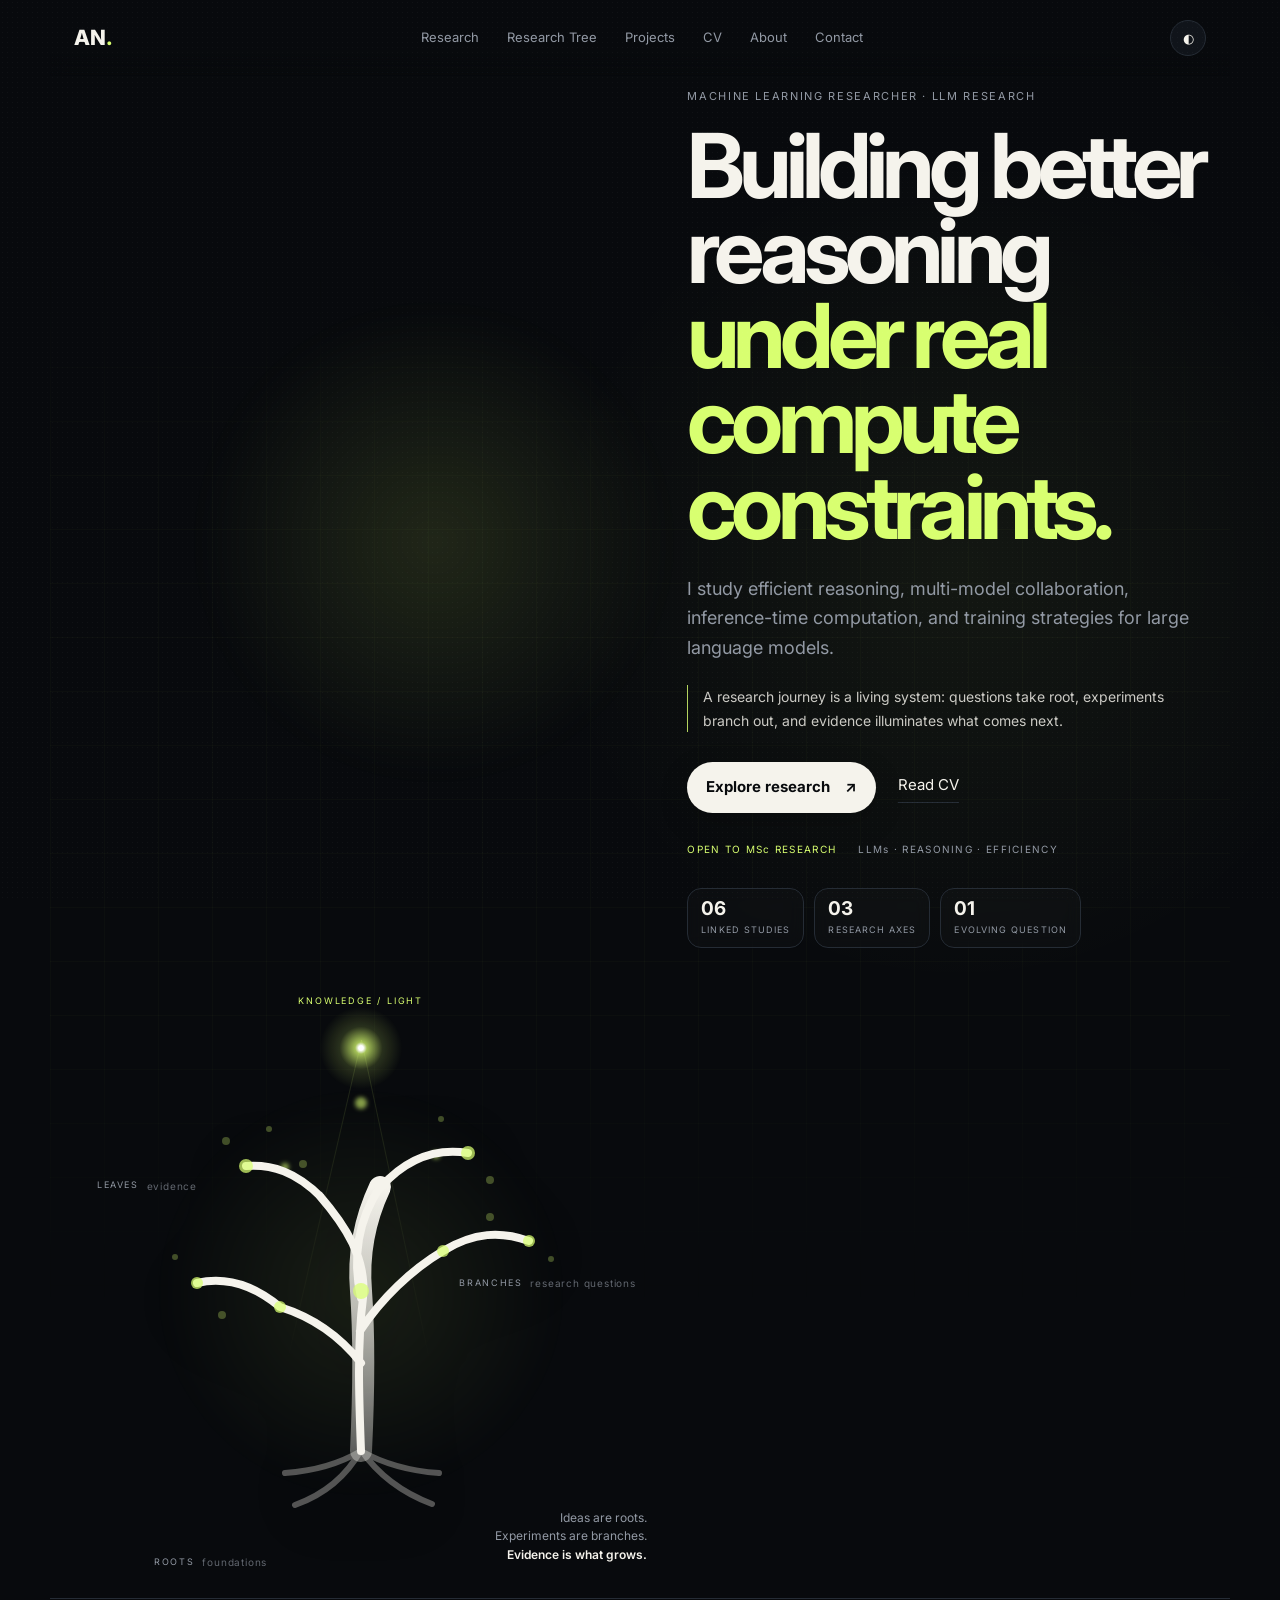
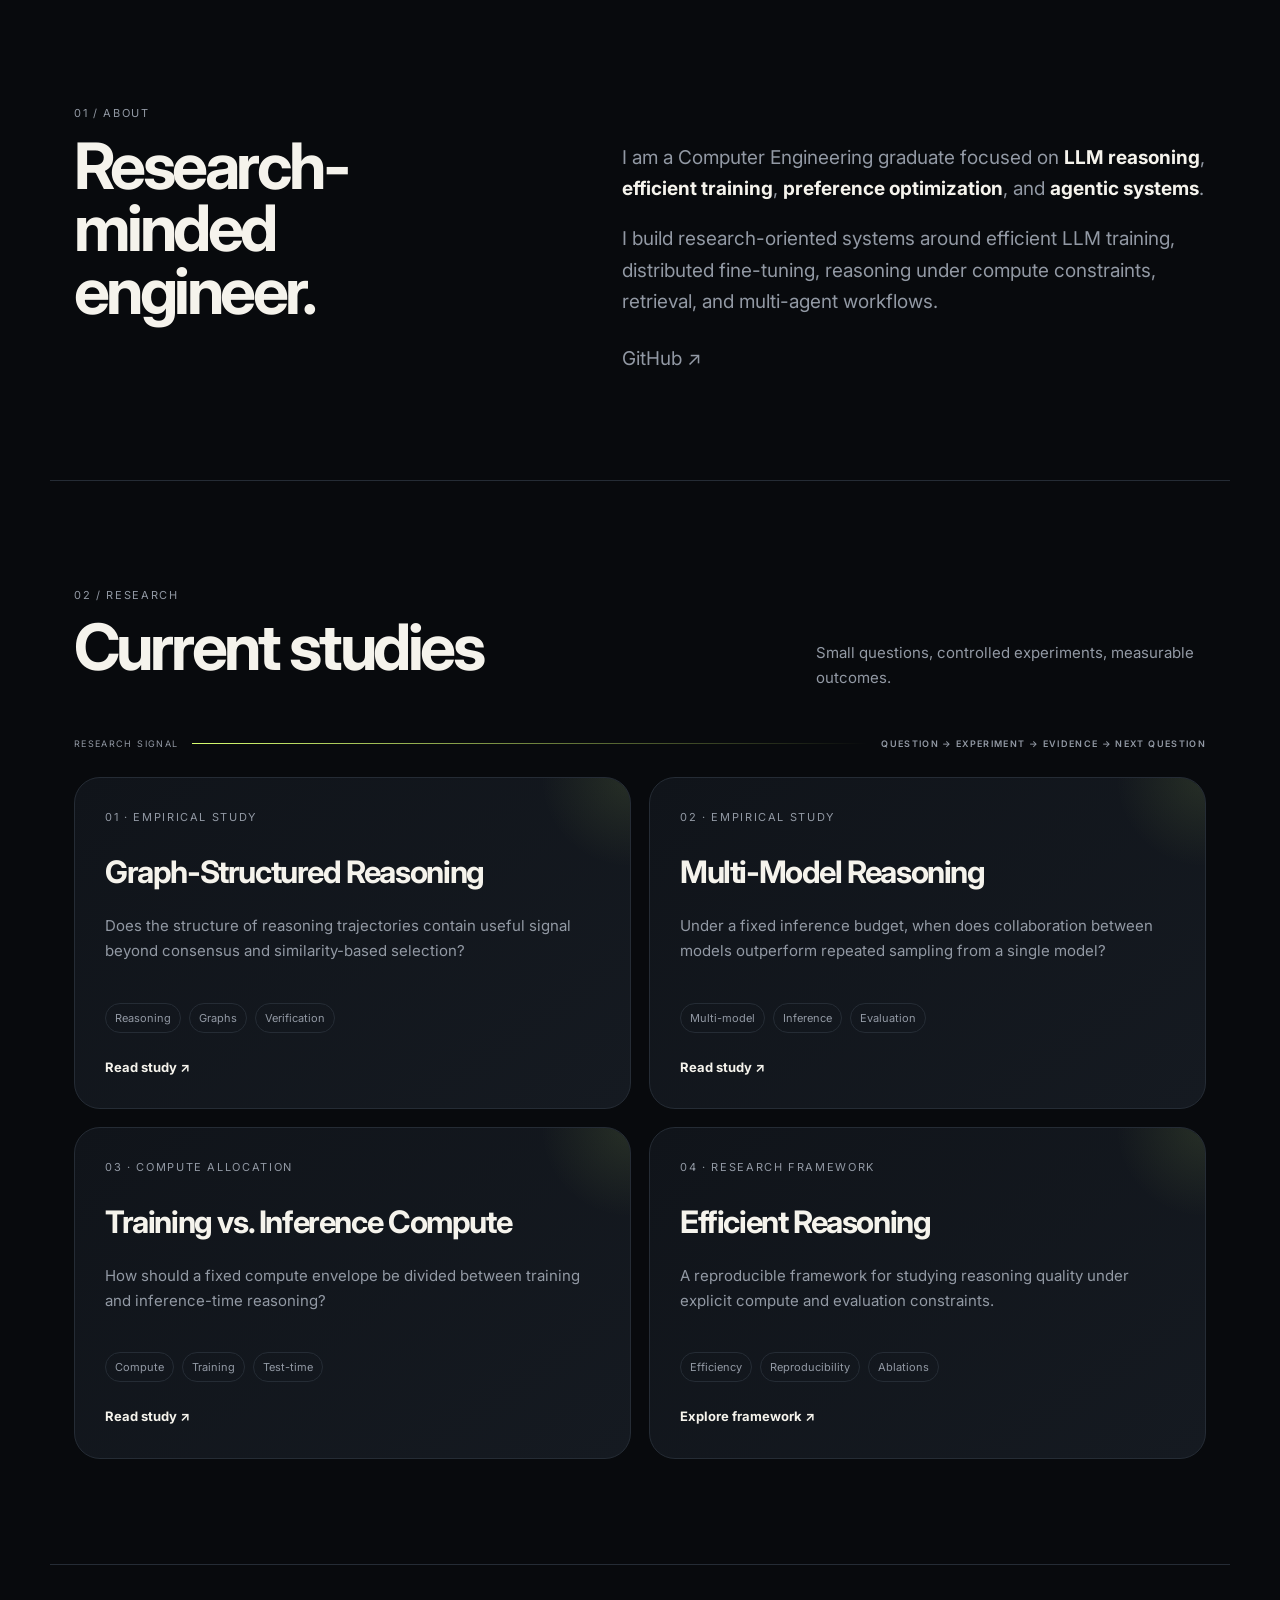
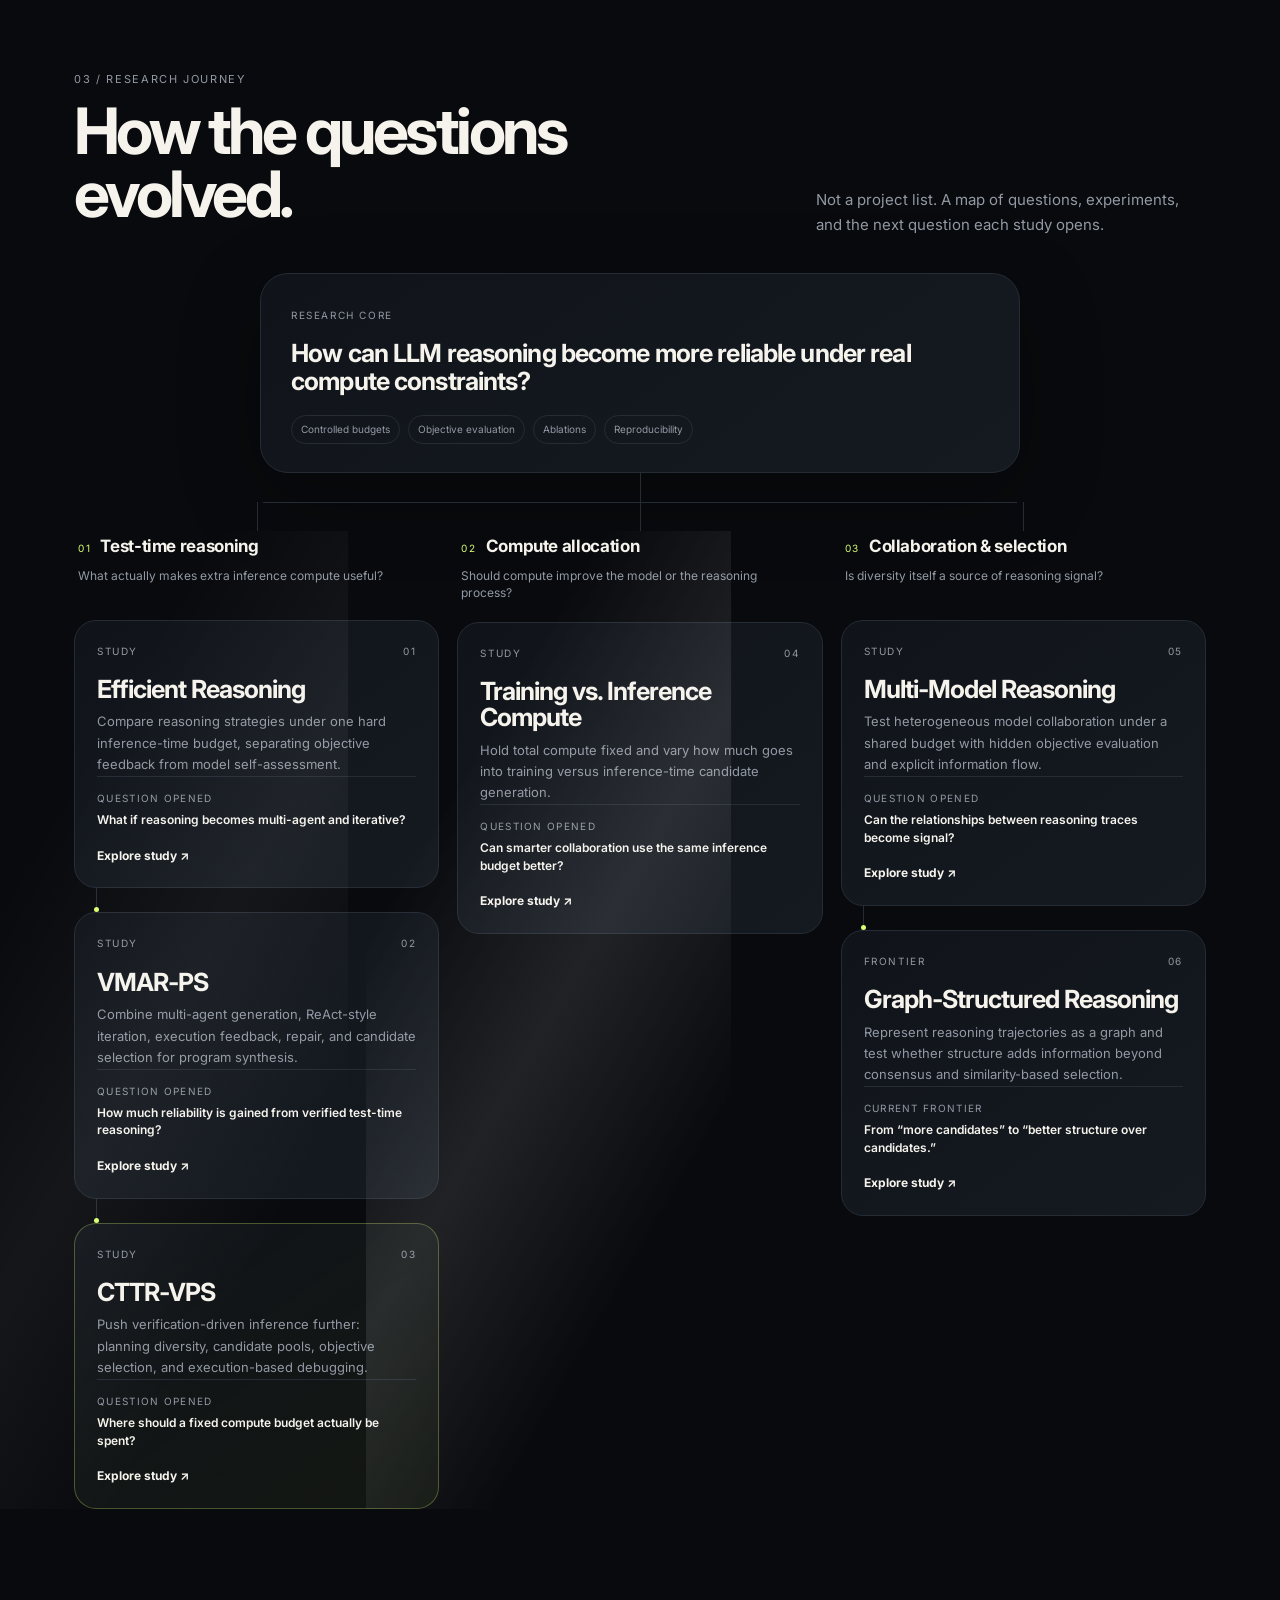
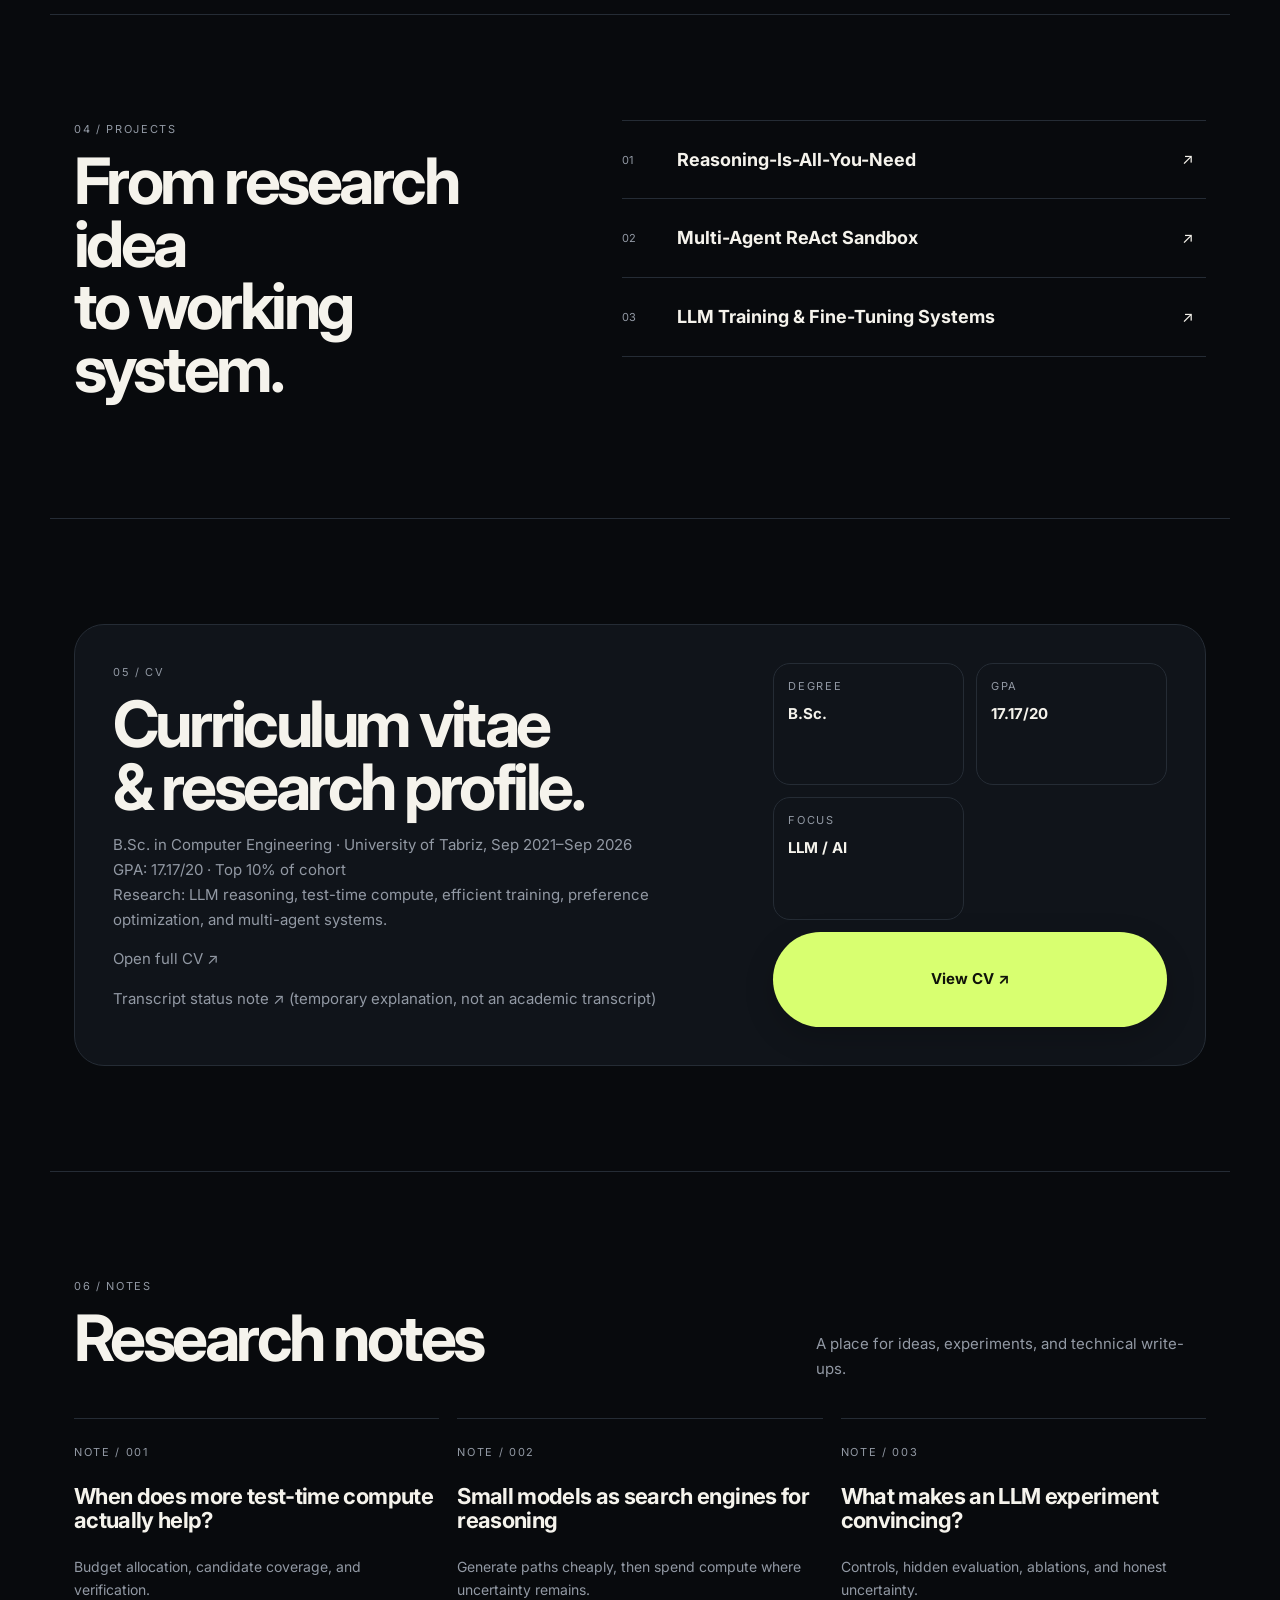
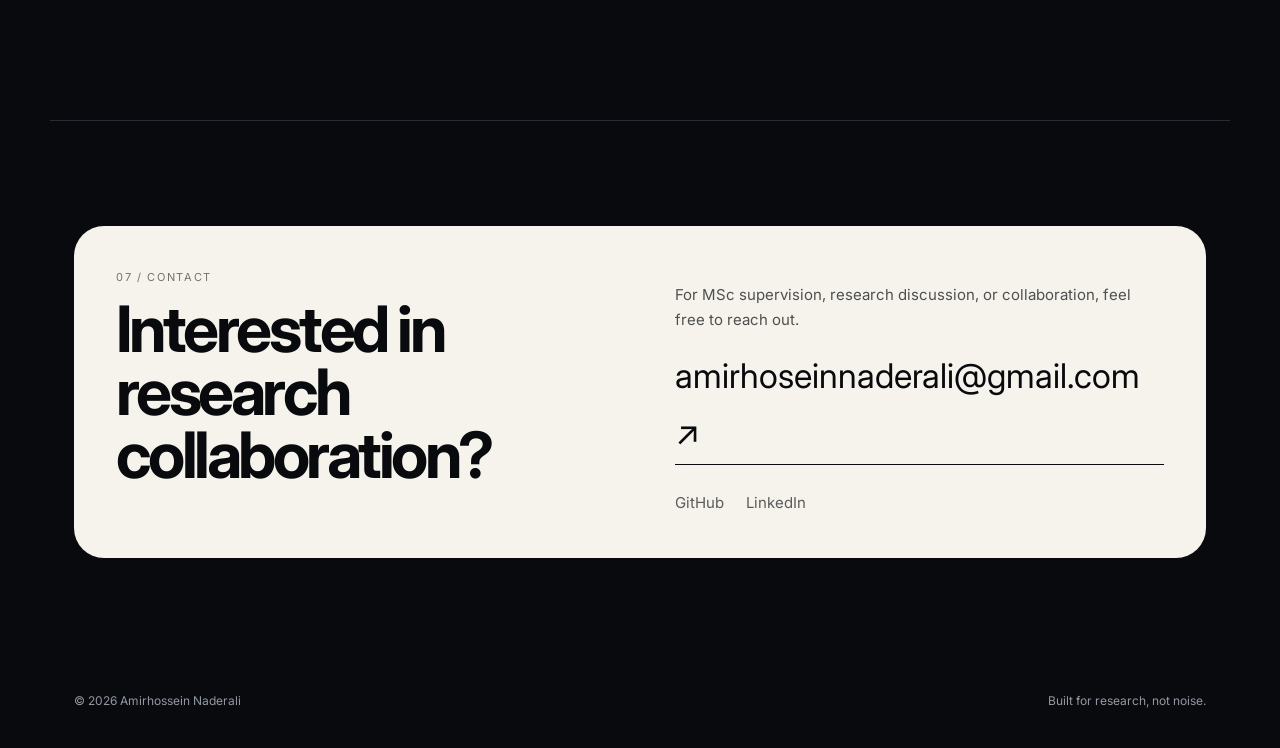
<file: index.html>
<!doctype html>
<html lang="en">
<head>
<meta charset="utf-8"><meta name="viewport" content="width=device-width,initial-scale=1">
<title>Amirhossein Naderali — LLM Research</title>
<meta name="description" content="Amirhossein Naderali — LLM, reasoning and efficient AI research.">
<link rel="stylesheet" href="styles.css">
</head>
<body><div class="progress" id="progress"></div>
<header class="nav">
  <a class="brand" href="#top">AN<span>.</span></a>
  <nav>
    <a href="#research">Research</a><a href="#journey">Research Tree</a><a href="#projects">Projects</a><a href="#cv">CV</a><a href="#about">About</a><a href="#contact">Contact</a>
  </nav>
  <button id="theme" aria-label="Toggle theme">◐</button>
</header>
<main id="top">
<section class="hero"><div class="hero-glow" aria-hidden="true"></div>
  <div>
    <p class="eyebrow">MACHINE LEARNING RESEARCHER · LLM RESEARCH</p>
    <h1>Building better reasoning<br><em>under real compute constraints.</em></h1>
    <p class="lede">I study efficient reasoning, multi-model collaboration, inference-time computation, and training strategies for large language models.</p><p class="hero-philosophy">A research journey is a living system: questions take root, experiments branch out, and evidence illuminates what comes next.</p>
    <div class="actions"><a class="btn" href="#research">Explore research <span>↗</span></a><a class="plain" href="#cv">Read CV</a></div><div class="hero-meta"><span>OPEN TO MSc RESEARCH</span><span>LLMs · REASONING · EFFICIENCY</span></div><div class="hero-stats" aria-label="Research snapshot"><div><strong>06</strong><span>linked studies</span></div><div><strong>03</strong><span>research axes</span></div><div><strong>01</strong><span>evolving question</span></div></div>
  </div>
  <div class="tree-hero" aria-label="Tree of reasoning visualization">
  <div class="light-orb"></div><div class="light-ray ray-a"></div><div class="light-ray ray-b"></div>
  <div class="tree-hero-label label-light">KNOWLEDGE / LIGHT</div>
  <svg class="hero-tree-svg" viewBox="0 0 520 560" role="img" aria-label="A tree representing the growth of research questions">
    <defs><linearGradient id="trunk" x1="0" y1="1" x2="0" y2="0"><stop offset="0" stop-color="currentColor" stop-opacity=".35"/><stop offset=".55" stop-color="currentColor" stop-opacity=".75"/><stop offset="1" stop-color="currentColor"/></linearGradient></defs>
    <g class="tree-glow"><circle cx="260" cy="90" r="6"/><circle cx="184" cy="154" r="4"/><circle cx="335" cy="142" r="4"/></g>
    <g class="tree-canopy">
      <path d="M260 438 C258 385 256 332 262 285 C266 246 245 213 218 182 M260 350 C238 322 211 304 179 294 M259 318 C280 286 310 257 342 238 M260 285 C251 244 257 207 279 174 M220 184 C195 159 171 151 145 153 M280 174 C305 146 335 135 367 140 M179 294 C150 270 122 264 96 270 M342 238 C373 219 400 218 428 228" fill="none" stroke="currentColor" stroke-width="8" stroke-linecap="round" stroke-linejoin="round"/>
      <path d="M260 438 C263 375 263 320 260 278 C257 242 263 208 279 174" fill="none" stroke="url(#trunk)" stroke-width="22" stroke-linecap="round"/>
      <path d="M260 437 C245 464 222 482 194 492 M260 437 C278 463 302 480 331 491 M260 438 C238 451 213 458 184 460 M260 438 C283 451 308 458 338 460" fill="none" stroke="currentColor" stroke-opacity=".32" stroke-width="6" stroke-linecap="round"/>
    </g>
    <g class="tree-nodes">
      <circle cx="145" cy="153" r="7"/><circle cx="367" cy="140" r="7"/><circle cx="96" cy="270" r="6"/><circle cx="428" cy="228" r="6"/>
      <circle cx="179" cy="294" r="6"/><circle cx="342" cy="238" r="6"/><circle cx="260" cy="278" r="8"/>
    </g>
    <g class="tree-leaves">
      <circle cx="125" cy="128" r="4"/><circle cx="168" cy="116" r="3"/><circle cx="202" cy="151" r="4"/><circle cx="340" cy="106" r="3"/><circle cx="389" cy="167" r="4"/><circle cx="74" cy="244" r="3"/><circle cx="450" cy="246" r="3"/><circle cx="121" cy="302" r="4"/><circle cx="389" cy="204" r="4"/>
    </g>
  </svg>
  <div class="tree-axis axis-root">ROOTS <span>foundations</span></div>
  <div class="tree-axis axis-branch">BRANCHES <span>research questions</span></div>
  <div class="tree-axis axis-leaf">LEAVES <span>evidence</span></div>
  <div class="tree-motto">Ideas are roots.<br>Experiments are branches.<br><strong>Evidence is what grows.</strong></div>
</div>
</section>
<section class="section" id="about"><div class="label">01 / ABOUT</div><div class="two-col"><h2>Research-minded<br>engineer.</h2><div class="copy"><p>I am a Computer Engineering graduate focused on <b>LLM reasoning</b>, <b>efficient training</b>, <b>preference optimization</b>, and <b>agentic systems</b>.</p><p>I build research-oriented systems around efficient LLM training, distributed fine-tuning, reasoning under compute constraints, retrieval, and multi-agent workflows.</p><div class="links"><a href="https://github.com/amirhoseinnaderali-pixel" target="_blank" rel="noreferrer">GitHub ↗</a></div></div></div></section>
<section class="section" id="research"><div class="section-head"><div><div class="label">02 / RESEARCH</div><h2>Current studies</h2></div><p>Small questions, controlled experiments, measurable outcomes.</p></div><div class="signal-line"><span>RESEARCH SIGNAL</span><i></i><b>QUESTION → EXPERIMENT → EVIDENCE → NEXT QUESTION</b></div>
<div class="cards">
<article class="card featured"><span>01 · EMPIRICAL STUDY</span><h3>Graph-Structured Reasoning</h3><p>Does the structure of reasoning trajectories contain useful signal beyond consensus and similarity-based selection?</p><div class="tags"><i>Reasoning</i><i>Graphs</i><i>Verification</i></div><a href="https://github.com/amirhoseinnaderali-pixel/graph-structured-reasoning-research" target="_blank" rel="noreferrer">Read study ↗</a></article>
<article class="card"><span>02 · EMPIRICAL STUDY</span><h3>Multi-Model Reasoning</h3><p>Under a fixed inference budget, when does collaboration between models outperform repeated sampling from a single model?</p><div class="tags"><i>Multi-model</i><i>Inference</i><i>Evaluation</i></div><a href="https://github.com/amirhoseinnaderali-pixel/multi-model-reasoning-research" target="_blank" rel="noreferrer">Read study ↗</a></article>
<article class="card"><span>03 · COMPUTE ALLOCATION</span><h3>Training vs. Inference Compute</h3><p>How should a fixed compute envelope be divided between training and inference-time reasoning?</p><div class="tags"><i>Compute</i><i>Training</i><i>Test-time</i></div><a href="https://github.com/amirhoseinnaderali-pixel/training-vs-inference-compute-research" target="_blank" rel="noreferrer">Read study ↗</a></article>
<article class="card"><span>04 · RESEARCH FRAMEWORK</span><h3>Efficient Reasoning</h3><p>A reproducible framework for studying reasoning quality under explicit compute and evaluation constraints.</p><div class="tags"><i>Efficiency</i><i>Reproducibility</i><i>Ablations</i></div><a href="https://github.com/amirhoseinnaderali-pixel/efficient-reasoning-research" target="_blank" rel="noreferrer">Explore framework ↗</a></article>
</div></section>
<section class="section" id="journey">
  <div class="section-head">
    <div><div class="label">03 / RESEARCH JOURNEY</div><h2>How the questions evolved.</h2></div>
    <p>Not a project list. A map of questions, experiments, and the next question each study opens.</p>
  </div>
  <div class="tree-intro">
    <div class="tree-root">
      <span>RESEARCH CORE</span>
      <strong>How can LLM reasoning become more reliable under real compute constraints?</strong>
      <div class="tree-tags"><i>Controlled budgets</i><i>Objective evaluation</i><i>Ablations</i><i>Reproducibility</i></div>
    </div>
  </div>
  <div class="research-tree">
    <div class="tree-branch">
      <div class="branch-title"><span>01</span><strong>Test-time reasoning</strong><em>What actually makes extra inference compute useful?</em></div>
      <div class="tree-node">
        <div class="node-top"><span>STUDY</span><span>01</span></div>
        <h3>Efficient Reasoning</h3>
        <p>Compare reasoning strategies under one hard inference-time budget, separating objective feedback from model self-assessment.</p>
        <div class="node-bottom"><span>Question opened</span><b>What if reasoning becomes multi-agent and iterative?</b></div>
        <a href="https://github.com/amirhoseinnaderali-pixel/efficient-reasoning-research" target="_blank" rel="noreferrer">Explore study ↗</a>
      </div>
      <div class="tree-connector"></div>
      <div class="tree-node">
        <div class="node-top"><span>STUDY</span><span>02</span></div>
        <h3>VMAR-PS</h3>
        <p>Combine multi-agent generation, ReAct-style iteration, execution feedback, repair, and candidate selection for program synthesis.</p>
        <div class="node-bottom"><span>Question opened</span><b>How much reliability is gained from verified test-time reasoning?</b></div>
        <a href="https://github.com/amirhoseinnaderali-pixel/multi-agent-react-sandbox" target="_blank" rel="noreferrer">Explore study ↗</a>
      </div>
      <div class="tree-connector"></div>
      <div class="tree-node accent-node">
        <div class="node-top"><span>STUDY</span><span>03</span></div>
        <h3>CTTR-VPS</h3>
        <p>Push verification-driven inference further: planning diversity, candidate pools, objective selection, and execution-based debugging.</p>
        <div class="node-bottom"><span>Question opened</span><b>Where should a fixed compute budget actually be spent?</b></div>
        <a href="https://github.com/amirhoseinnaderali-pixel/Reasoning-Is-All-You-Need" target="_blank" rel="noreferrer">Explore study ↗</a>
      </div>
    </div>
    <div class="tree-branch">
      <div class="branch-title"><span>02</span><strong>Compute allocation</strong><em>Should compute improve the model or the reasoning process?</em></div>
      <div class="tree-node">
        <div class="node-top"><span>STUDY</span><span>04</span></div>
        <h3>Training vs. Inference Compute</h3>
        <p>Hold total compute fixed and vary how much goes into training versus inference-time candidate generation.</p>
        <div class="node-bottom"><span>Question opened</span><b>Can smarter collaboration use the same inference budget better?</b></div>
        <a href="https://github.com/amirhoseinnaderali-pixel/training-vs-inference-compute-research" target="_blank" rel="noreferrer">Explore study ↗</a>
      </div>
    </div>
    <div class="tree-branch">
      <div class="branch-title"><span>03</span><strong>Collaboration & selection</strong><em>Is diversity itself a source of reasoning signal?</em></div>
      <div class="tree-node">
        <div class="node-top"><span>STUDY</span><span>05</span></div>
        <h3>Multi-Model Reasoning</h3>
        <p>Test heterogeneous model collaboration under a shared budget with hidden objective evaluation and explicit information flow.</p>
        <div class="node-bottom"><span>Question opened</span><b>Can the relationships between reasoning traces become signal?</b></div>
        <a href="https://github.com/amirhoseinnaderali-pixel/multi-model-reasoning-research" target="_blank" rel="noreferrer">Explore study ↗</a>
      </div>
      <div class="tree-connector"></div>
      <div class="tree-node">
        <div class="node-top"><span>FRONTIER</span><span>06</span></div>
        <h3>Graph-Structured Reasoning</h3>
        <p>Represent reasoning trajectories as a graph and test whether structure adds information beyond consensus and similarity-based selection.</p>
        <div class="node-bottom"><span>Current frontier</span><b>From “more candidates” to “better structure over candidates.”</b></div>
        <a href="https://github.com/amirhoseinnaderali-pixel/graph-structured-reasoning-research" target="_blank" rel="noreferrer">Explore study ↗</a>
      </div>
    </div>
  </div>
</section>
<section class="section" id="projects"><div class="two-col"><div><div class="label">04 / PROJECTS</div><h2>From research idea<br>to working system.</h2></div><div class="rows">
<a class="row" href="https://github.com/amirhoseinnaderali-pixel/Reasoning-Is-All-You-Need" target="_blank" rel="noreferrer"><span>01</span><strong>Reasoning-Is-All-You-Need</strong><b>↗</b></a>
<a class="row" href="https://github.com/amirhoseinnaderali-pixel/multi-agent-react-sandbox" target="_blank" rel="noreferrer"><span>02</span><strong>Multi-Agent ReAct Sandbox</strong><b>↗</b></a>
<a class="row" href="https://github.com/amirhoseinnaderali-pixel" target="_blank" rel="noreferrer"><span>03</span><strong>LLM Training & Fine-Tuning Systems</strong><b>↗</b></a>
</div></div></section>
<section class="section" id="cv"><div class="cv"><div><div class="label">05 / CV</div><h2>Curriculum vitae<br>&amp; research profile.</h2><p>B.Sc. in Computer Engineering · University of Tabriz, Sep 2021–Sep 2026<br>GPA: 17.17/20 · Top 10% of cohort<br>Research: LLM reasoning, test-time compute, efficient training, preference optimization, and multi-agent systems.</p><p><a href="cv.html">Open full CV ↗</a></p><p><a href="transcript-status.html">Transcript status note ↗</a> <span class="small">(temporary explanation, not an academic transcript)</span></p></div><div class="facts"><div><small>Degree</small><strong>B.Sc.</strong></div><div><small>GPA</small><strong>17.17/20</strong></div><div><small>Focus</small><strong>LLM / AI</strong></div><a class="btn light" href="cv.html">View CV ↗</a></div></div></section>
<section class="section"><div class="section-head"><div><div class="label">06 / NOTES</div><h2>Research notes</h2></div><p>A place for ideas, experiments, and technical write-ups.</p></div><div class="notes"><article><small>NOTE / 001</small><h3>When does more test-time compute actually help?</h3><p>Budget allocation, candidate coverage, and verification.</p></article><article><small>NOTE / 002</small><h3>Small models as search engines for reasoning</h3><p>Generate paths cheaply, then spend compute where uncertainty remains.</p></article><article><small>NOTE / 003</small><h3>What makes an LLM experiment convincing?</h3><p>Controls, hidden evaluation, ablations, and honest uncertainty.</p></article></div></section>
<section class="section" id="contact"><div class="contact"><div><div class="label">07 / CONTACT</div><h2>Interested in<br>research collaboration?</h2></div><div><p>For MSc supervision, research discussion, or collaboration, feel free to reach out.</p><a class="email" href="mailto:amirhoseinnaderali@gmail.com">amirhoseinnaderali@gmail.com ↗</a><div class="links"><a href="https://github.com/amirhoseinnaderali-pixel" target="_blank" rel="noreferrer">GitHub</a><a href="https://ir.linkedin.com/in/amir-naderali-7aa75439a" target="_blank" rel="noreferrer">LinkedIn</a></div></div></div></section>
</main>
<footer><span>© 2026 Amirhossein Naderali</span><span>Built for research, not noise.</span></footer>
<script>const theme=document.getElementById("theme");theme.onclick=()=>document.body.classList.toggle("light");const progress=document.getElementById("progress");window.addEventListener("scroll",()=>{const h=document.documentElement.scrollHeight-window.innerHeight;progress.style.width=(h>0?(scrollY/h)*100:0)+"%";},{passive:true});const revealables=[...document.querySelectorAll(".section,.card,.tree-node,.tree-root,.cv,.contact")];const io=new IntersectionObserver(entries=>entries.forEach(entry=>{if(entry.isIntersecting){entry.target.classList.add("in-view");io.unobserve(entry.target);}}),{threshold:.08});revealables.forEach((el,i)=>{el.style.setProperty("--reveal-delay",(Math.min(i,8)*45)+"ms");io.observe(el);});</script>
</body></html>
</file>
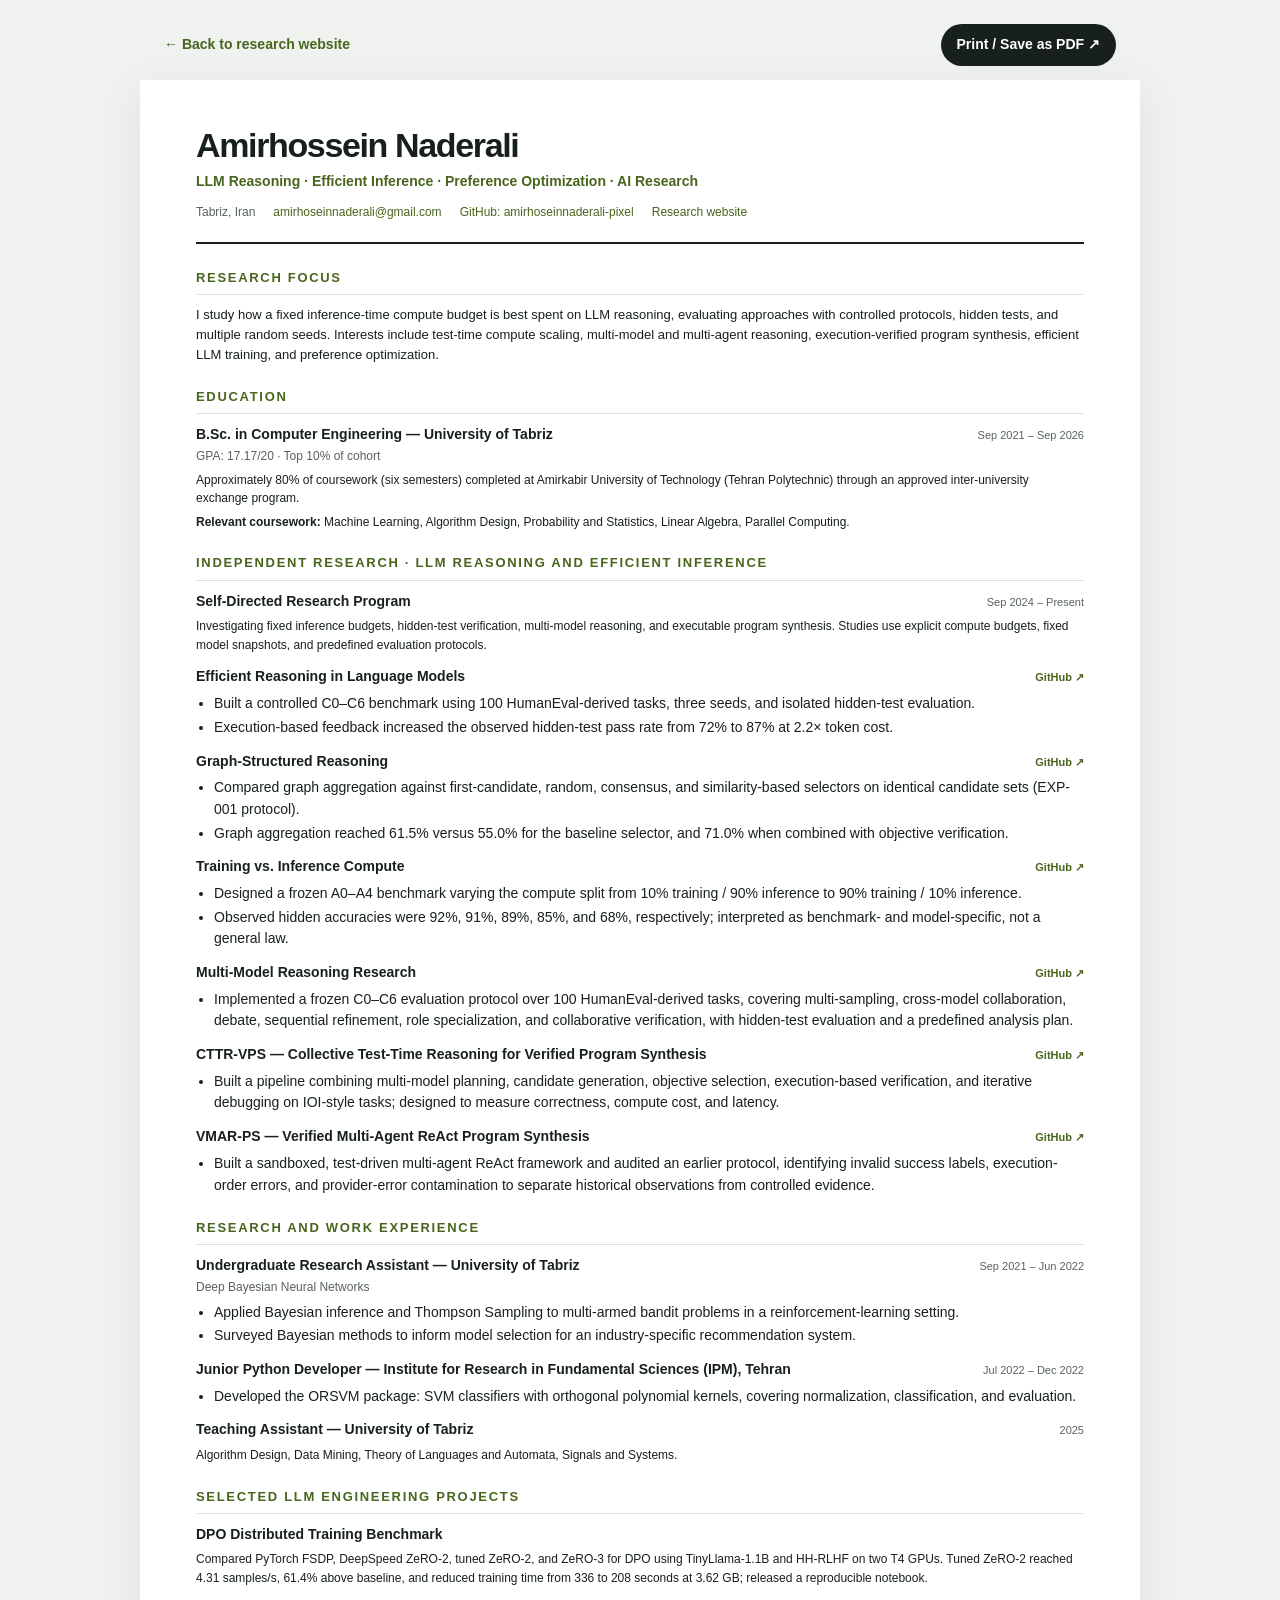
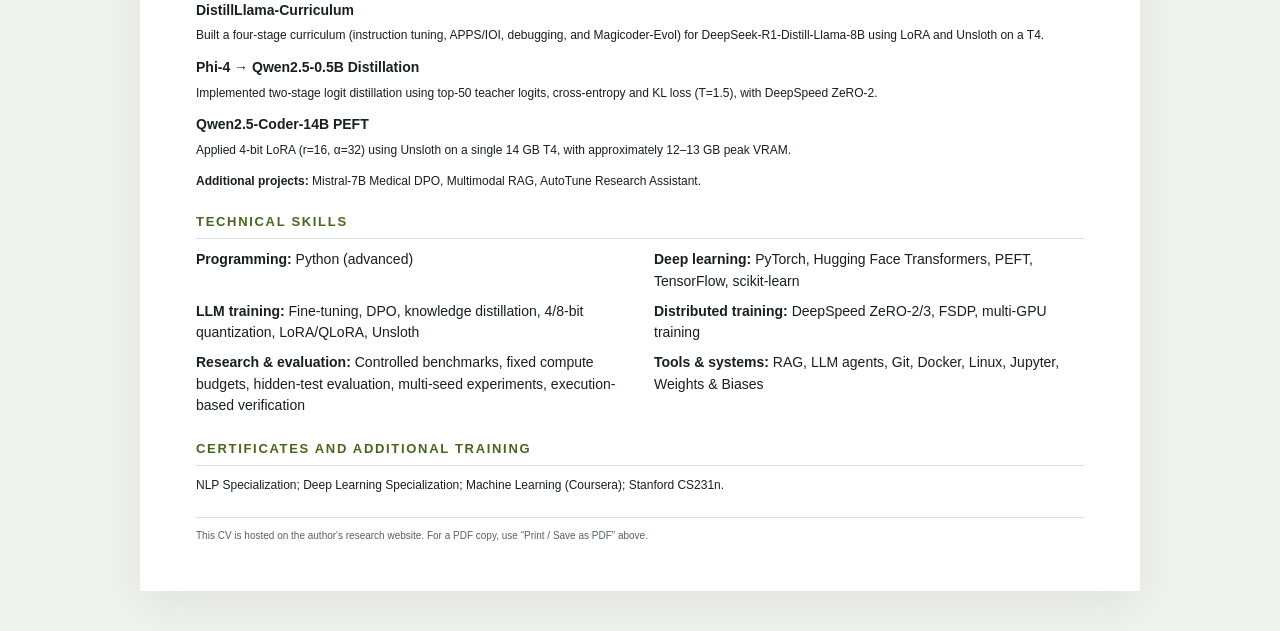
<file: cv.html>
<!doctype html>
<html lang="en">
<head>
<meta charset="utf-8">
<meta name="viewport" content="width=device-width, initial-scale=1">
<meta name="description" content="CV of Amirhossein Naderali — LLM reasoning, efficient inference, preference optimization, and AI research.">
<title>CV — Amirhossein Naderali</title>
<style>
:root{--ink:#17201d;--muted:#57635d;--line:#dce3dc;--paper:#fff;--accent:#48651d;--pale:#f2f6eb;--page:#f0f2ef}
*{box-sizing:border-box}
html{scroll-behavior:smooth}
body{margin:0;background:var(--page);color:var(--ink);font:14px/1.55 Inter,Arial,Helvetica,sans-serif}
a{color:var(--accent);text-decoration:none}
a:hover{text-decoration:underline}
.toolbar{max-width:1000px;margin:24px auto 14px;padding:0 24px;display:flex;align-items:center;justify-content:space-between;gap:12px}
.toolbar a{font-weight:700}
.toolbar button{border:0;border-radius:999px;padding:10px 16px;background:var(--ink);color:white;font:inherit;font-weight:700;cursor:pointer}
.sheet{max-width:1000px;margin:0 auto 40px;background:var(--paper);padding:48px 56px;box-shadow:0 12px 44px rgba(23,32,29,.08)}
header{border-bottom:2px solid var(--ink);padding-bottom:20px;margin-bottom:24px}
h1{font-size:34px;line-height:1.05;letter-spacing:-.04em;margin:0 0 8px}
.headline{color:var(--accent);font-weight:700;font-size:14px;margin-bottom:10px}
.contact{display:flex;flex-wrap:wrap;gap:7px 18px;color:var(--muted);font-size:12px}
.contact a{overflow-wrap:anywhere}
.section{margin-top:22px}
h2{font-size:13px;letter-spacing:.13em;text-transform:uppercase;color:var(--accent);border-bottom:1px solid var(--line);padding-bottom:6px;margin:0 0 10px}
p{margin:5px 0}
.summary{font-size:13px}
.entry{margin:0 0 12px;break-inside:avoid}
.entry-head{display:flex;justify-content:space-between;align-items:baseline;gap:16px}
.entry-title{font-weight:750}
.date{font-size:11px;color:var(--muted);white-space:nowrap}
.subline{color:var(--muted);font-size:12px;margin-top:1px}
ul{margin:5px 0 0;padding-left:18px}
li{margin:2px 0}
.grid{display:grid;grid-template-columns:1fr 1fr;gap:8px 28px}
.tags{font-size:12px;color:var(--muted)}
.small{font-size:12px}
.project-link{font-weight:650;font-size:11px;white-space:nowrap}
.project-head{display:flex;justify-content:space-between;align-items:baseline;gap:10px}
.footer-note{border-top:1px solid var(--line);padding-top:10px;margin-top:22px;color:var(--muted);font-size:10px}
@media(max-width:680px){.toolbar{margin-top:12px;padding:0 12px}.sheet{margin:0 8px 20px;padding:26px 22px}.entry-head{display:block}.date{white-space:normal}.grid{grid-template-columns:1fr}h1{font-size:29px}}
@page{size:A4;margin:13mm}
@media print{
 body{background:#fff;font-size:10pt;line-height:1.38}
 .toolbar{display:none}
 .sheet{max-width:none;margin:0;padding:0;box-shadow:none}
 header{padding-bottom:12px;margin-bottom:15px}
 h1{font-size:25pt}
 .section{margin-top:14px}
 h2{font-size:9pt;margin-bottom:7px}
 .entry{margin-bottom:8px}
 .date,.subline,.small,.tags{font-size:8.5pt}
 a{color:inherit;text-decoration:none}
 .project-link{font-size:8pt}
 .footer-note{font-size:8pt}
}
</style>
</head>
<body>
<div class="toolbar">
  <a href="index.html">← Back to research website</a>
  <button type="button" onclick="window.print()">Print / Save as PDF ↗</button>
</div>
<main class="sheet">
<header>
  <h1>Amirhossein Naderali</h1>
  <div class="headline">LLM Reasoning · Efficient Inference · Preference Optimization · AI Research</div>
  <div class="contact">
    <span>Tabriz, Iran</span>
    <a href="mailto:amirhoseinnaderali@gmail.com">amirhoseinnaderali@gmail.com</a>
    <a href="https://github.com/amirhoseinnaderali-pixel">GitHub: amirhoseinnaderali-pixel</a>
    <a href="https://amirhoseinnaderali-pixel.github.io">Research website</a>
  </div>
</header>

<section class="section">
  <h2>Research Focus</h2>
  <p class="summary">I study how a fixed inference-time compute budget is best spent on LLM reasoning, evaluating approaches with controlled protocols, hidden tests, and multiple random seeds. Interests include test-time compute scaling, multi-model and multi-agent reasoning, execution-verified program synthesis, efficient LLM training, and preference optimization.</p>
</section>

<section class="section">
  <h2>Education</h2>
  <div class="entry">
    <div class="entry-head"><div class="entry-title">B.Sc. in Computer Engineering — University of Tabriz</div><div class="date">Sep 2021 – Sep 2026</div></div>
    <div class="subline">GPA: 17.17/20 · Top 10% of cohort</div>
    <p class="small">Approximately 80% of coursework (six semesters) completed at Amirkabir University of Technology (Tehran Polytechnic) through an approved inter-university exchange program.</p>
    <p class="small"><b>Relevant coursework:</b> Machine Learning, Algorithm Design, Probability and Statistics, Linear Algebra, Parallel Computing.</p>
  </div>
</section>

<section class="section">
  <h2>Independent Research · LLM Reasoning and Efficient Inference</h2>
  <div class="entry">
    <div class="entry-head"><div class="entry-title">Self-Directed Research Program</div><div class="date">Sep 2024 – Present</div></div>
    <p class="small">Investigating fixed inference budgets, hidden-test verification, multi-model reasoning, and executable program synthesis. Studies use explicit compute budgets, fixed model snapshots, and predefined evaluation protocols.</p>
  </div>
  <div class="entry">
    <div class="project-head"><div class="entry-title">Efficient Reasoning in Language Models</div><a class="project-link" href="https://github.com/amirhoseinnaderali-pixel/efficient-reasoning-research">GitHub ↗</a></div>
    <ul>
      <li>Built a controlled C0–C6 benchmark using 100 HumanEval-derived tasks, three seeds, and isolated hidden-test evaluation.</li>
      <li>Execution-based feedback increased the observed hidden-test pass rate from 72% to 87% at 2.2× token cost.</li>
    </ul>
  </div>
  <div class="entry">
    <div class="project-head"><div class="entry-title">Graph-Structured Reasoning</div><a class="project-link" href="https://github.com/amirhoseinnaderali-pixel/graph-structured-reasoning-research">GitHub ↗</a></div>
    <ul>
      <li>Compared graph aggregation against first-candidate, random, consensus, and similarity-based selectors on identical candidate sets (EXP-001 protocol).</li>
      <li>Graph aggregation reached 61.5% versus 55.0% for the baseline selector, and 71.0% when combined with objective verification.</li>
    </ul>
  </div>
  <div class="entry">
    <div class="project-head"><div class="entry-title">Training vs. Inference Compute</div><a class="project-link" href="https://github.com/amirhoseinnaderali-pixel/training-vs-inference-compute-research">GitHub ↗</a></div>
    <ul>
      <li>Designed a frozen A0–A4 benchmark varying the compute split from 10% training / 90% inference to 90% training / 10% inference.</li>
      <li>Observed hidden accuracies were 92%, 91%, 89%, 85%, and 68%, respectively; interpreted as benchmark- and model-specific, not a general law.</li>
    </ul>
  </div>
  <div class="entry">
    <div class="project-head"><div class="entry-title">Multi-Model Reasoning Research</div><a class="project-link" href="https://github.com/amirhoseinnaderali-pixel/multi-model-reasoning-research">GitHub ↗</a></div>
    <ul><li>Implemented a frozen C0–C6 evaluation protocol over 100 HumanEval-derived tasks, covering multi-sampling, cross-model collaboration, debate, sequential refinement, role specialization, and collaborative verification, with hidden-test evaluation and a predefined analysis plan.</li></ul>
  </div>
  <div class="entry">
    <div class="project-head"><div class="entry-title">CTTR-VPS — Collective Test-Time Reasoning for Verified Program Synthesis</div><a class="project-link" href="https://github.com/amirhoseinnaderali-pixel/Reasoning-Is-All-You-Need">GitHub ↗</a></div>
    <ul><li>Built a pipeline combining multi-model planning, candidate generation, objective selection, execution-based verification, and iterative debugging on IOI-style tasks; designed to measure correctness, compute cost, and latency.</li></ul>
  </div>
  <div class="entry">
    <div class="project-head"><div class="entry-title">VMAR-PS — Verified Multi-Agent ReAct Program Synthesis</div><a class="project-link" href="https://github.com/amirhoseinnaderali-pixel/multi-agent-react-sandbox">GitHub ↗</a></div>
    <ul><li>Built a sandboxed, test-driven multi-agent ReAct framework and audited an earlier protocol, identifying invalid success labels, execution-order errors, and provider-error contamination to separate historical observations from controlled evidence.</li></ul>
  </div>
</section>

<section class="section">
  <h2>Research and Work Experience</h2>
  <div class="entry">
    <div class="entry-head"><div class="entry-title">Undergraduate Research Assistant — University of Tabriz</div><div class="date">Sep 2021 – Jun 2022</div></div>
    <div class="subline">Deep Bayesian Neural Networks</div>
    <ul><li>Applied Bayesian inference and Thompson Sampling to multi-armed bandit problems in a reinforcement-learning setting.</li><li>Surveyed Bayesian methods to inform model selection for an industry-specific recommendation system.</li></ul>
  </div>
  <div class="entry">
    <div class="entry-head"><div class="entry-title">Junior Python Developer — Institute for Research in Fundamental Sciences (IPM), Tehran</div><div class="date">Jul 2022 – Dec 2022</div></div>
    <ul><li>Developed the ORSVM package: SVM classifiers with orthogonal polynomial kernels, covering normalization, classification, and evaluation.</li></ul>
  </div>
  <div class="entry">
    <div class="entry-head"><div class="entry-title">Teaching Assistant — University of Tabriz</div><div class="date">2025</div></div>
    <p class="small">Algorithm Design, Data Mining, Theory of Languages and Automata, Signals and Systems.</p>
  </div>
</section>

<section class="section">
  <h2>Selected LLM Engineering Projects</h2>
  <div class="entry">
    <div class="entry-title">DPO Distributed Training Benchmark</div>
    <p class="small">Compared PyTorch FSDP, DeepSpeed ZeRO-2, tuned ZeRO-2, and ZeRO-3 for DPO using TinyLlama-1.1B and HH-RLHF on two T4 GPUs. Tuned ZeRO-2 reached 4.31 samples/s, 61.4% above baseline, and reduced training time from 336 to 208 seconds at 3.62 GB; released a reproducible notebook.</p>
  </div>
  <div class="entry">
    <div class="entry-title">DistillLlama-Curriculum</div>
    <p class="small">Built a four-stage curriculum (instruction tuning, APPS/IOI, debugging, and Magicoder-Evol) for DeepSeek-R1-Distill-Llama-8B using LoRA and Unsloth on a T4.</p>
  </div>
  <div class="entry">
    <div class="entry-title">Phi-4 → Qwen2.5-0.5B Distillation</div>
    <p class="small">Implemented two-stage logit distillation using top-50 teacher logits, cross-entropy and KL loss (T=1.5), with DeepSpeed ZeRO-2.</p>
  </div>
  <div class="entry">
    <div class="entry-title">Qwen2.5-Coder-14B PEFT</div>
    <p class="small">Applied 4-bit LoRA (r=16, α=32) using Unsloth on a single 14 GB T4, with approximately 12–13 GB peak VRAM.</p>
  </div>
  <p class="small"><b>Additional projects:</b> Mistral-7B Medical DPO, Multimodal RAG, AutoTune Research Assistant.</p>
</section>

<section class="section">
  <h2>Technical Skills</h2>
  <div class="grid">
    <div><b>Programming:</b> Python (advanced)</div>
    <div><b>Deep learning:</b> PyTorch, Hugging Face Transformers, PEFT, TensorFlow, scikit-learn</div>
    <div><b>LLM training:</b> Fine-tuning, DPO, knowledge distillation, 4/8-bit quantization, LoRA/QLoRA, Unsloth</div>
    <div><b>Distributed training:</b> DeepSpeed ZeRO-2/3, FSDP, multi-GPU training</div>
    <div><b>Research & evaluation:</b> Controlled benchmarks, fixed compute budgets, hidden-test evaluation, multi-seed experiments, execution-based verification</div>
    <div><b>Tools & systems:</b> RAG, LLM agents, Git, Docker, Linux, Jupyter, Weights & Biases</div>
  </div>
</section>

<section class="section">
  <h2>Certificates and Additional Training</h2>
  <p class="small">NLP Specialization; Deep Learning Specialization; Machine Learning (Coursera); Stanford CS231n.</p>
</section>

<div class="footer-note">This CV is hosted on the author's research website. For a PDF copy, use “Print / Save as PDF” above.</div>
</main>
</body>
</html>
</file>
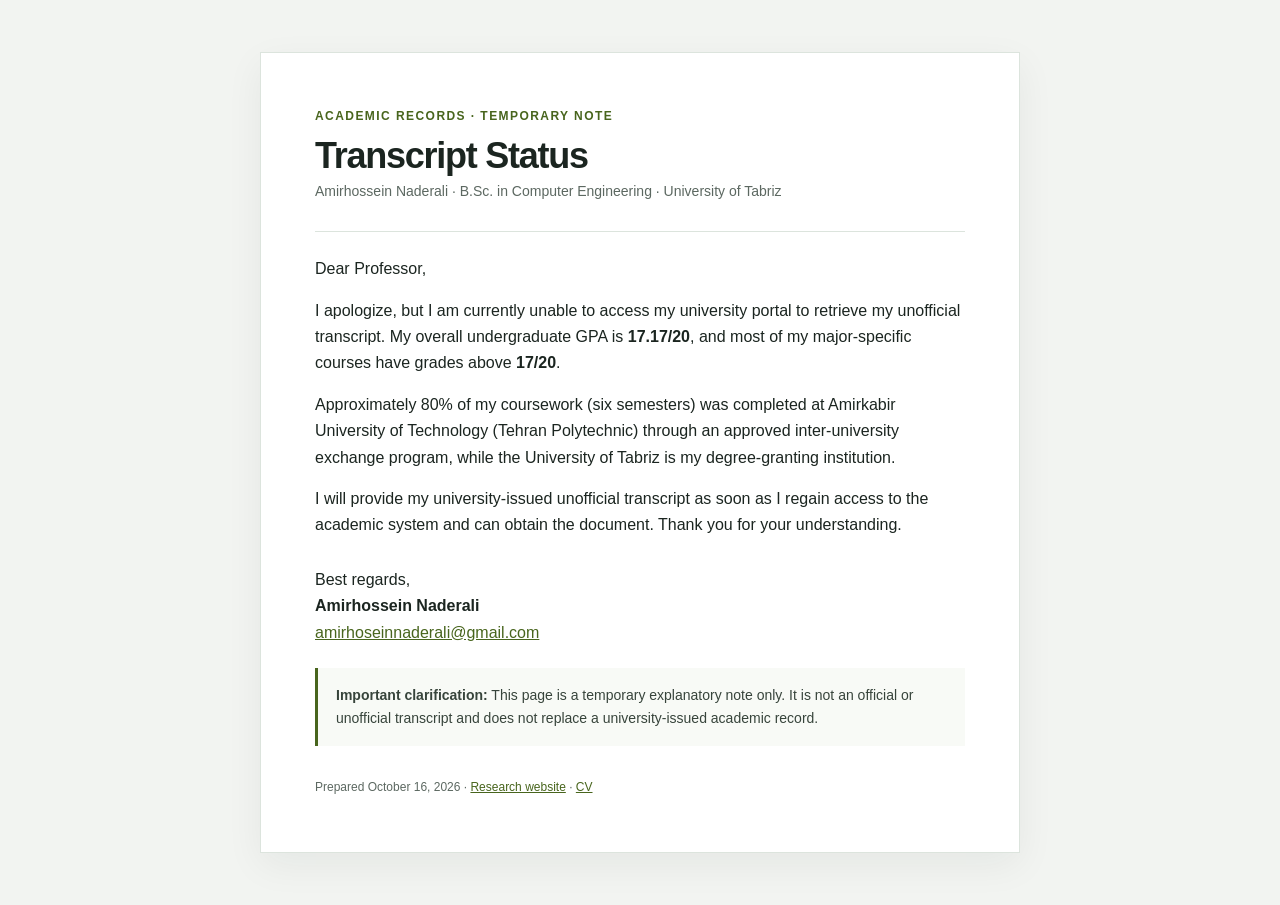
<file: transcript-status.html>
<!doctype html>
<html lang="en">
<head>
<meta charset="utf-8">
<meta name="viewport" content="width=device-width, initial-scale=1">
<meta name="robots" content="noindex,follow">
<title>Transcript Status Note — Amirhossein Naderali</title>
<style>
:root{--ink:#1b2520;--muted:#5c6861;--line:#dce4dd;--accent:#48651d;--paper:#fff;--bg:#f2f4f1;--note:#f8faf6}
*{box-sizing:border-box}
body{margin:0;background:var(--bg);color:var(--ink);font:16px/1.65 Inter,Arial,Helvetica,sans-serif}
main{width:min(760px,calc(100% - 32px));margin:52px auto;background:var(--paper);border:1px solid var(--line);padding:clamp(24px,5vw,54px);box-shadow:0 12px 36px rgba(25,38,29,.06)}
.kicker{text-transform:uppercase;letter-spacing:.12em;font-size:12px;font-weight:700;color:var(--accent)}
h1{margin:8px 0 4px;font-size:clamp(27px,4vw,36px);letter-spacing:-.035em;line-height:1.15}
.subtitle{color:var(--muted);font-size:14px;margin-bottom:28px}
hr{border:0;border-top:1px solid var(--line);margin:24px 0}
p{margin:0 0 15px}
.notice{background:var(--note);border-left:3px solid var(--accent);padding:16px 18px;margin:22px 0;color:#37443b;font-size:14px}
.signature{margin-top:28px}
a{color:var(--accent)}
footer{font-size:12px;color:var(--muted);margin-top:32px}
@media print{body{background:#fff}main{margin:0 auto;box-shadow:none;border:0;width:100%;padding:15mm}.notice{break-inside:avoid}}
</style>
</head>
<body>
<main>
  <div class="kicker">Academic Records · Temporary Note</div>
  <h1>Transcript Status</h1>
  <div class="subtitle">Amirhossein Naderali · B.Sc. in Computer Engineering · University of Tabriz</div>
  <hr>
  <p>Dear Professor,</p>
  <p>I apologize, but I am currently unable to access my university portal to retrieve my unofficial transcript. My overall undergraduate GPA is <strong>17.17/20</strong>, and most of my major-specific courses have grades above <strong>17/20</strong>.</p>
  <p>Approximately 80% of my coursework (six semesters) was completed at Amirkabir University of Technology (Tehran Polytechnic) through an approved inter-university exchange program, while the University of Tabriz is my degree-granting institution.</p>
  <p>I will provide my university-issued unofficial transcript as soon as I regain access to the academic system and can obtain the document. Thank you for your understanding.</p>
  <div class="signature">Best regards,<br><strong>Amirhossein Naderali</strong><br><a href="mailto:amirhoseinnaderali@gmail.com">amirhoseinnaderali@gmail.com</a></div>
  <div class="notice"><strong>Important clarification:</strong> This page is a temporary explanatory note only. It is not an official or unofficial transcript and does not replace a university-issued academic record.</div>
  <footer>Prepared October 16, 2026 · <a href="index.html">Research website</a> · <a href="cv.html">CV</a></footer>
</main>
</body>
</html>
</file>
<file: styles.css>
@import url('https://fonts.googleapis.com/css2?family=Inter:wght@400;500;600;700;800&display=swap');
:root{--bg:#080a0d;--panel:#10141a;--panel2:#151a21;--text:#f5f3ec;--muted:#9299a4;--line:#252c35;--accent:#d8ff70;--max:1180px;--shadow:0 24px 80px rgba(0,0,0,.28)}body.light{--bg:#f4f2ed;--panel:#fff;--text:#111318;--muted:#666b73;--line:#d8d5cd;--accent:#587000}*{box-sizing:border-box}html{scroll-behavior:smooth}body{margin:0;background:radial-gradient(circle at 75% 8%,rgba(216,255,112,.055),transparent 26rem),var(--bg);color:var(--text);font:15px/1.65 Inter,system-ui,sans-serif;transition:background .3s,color .3s}body:before{content:"";position:fixed;inset:0;pointer-events:none;opacity:.035;background-image:radial-gradient(#fff .6px,transparent .6px);background-size:5px 5px;z-index:100}a{color:inherit;text-decoration:none}.progress{position:fixed;top:0;left:0;height:2px;width:0;background:var(--accent);z-index:1000;box-shadow:0 0 18px var(--accent)}.nav{height:76px;display:flex;justify-content:space-between;align-items:center;max-width:var(--max);margin:auto;padding:0 24px;position:sticky;top:0;z-index:10;background:linear-gradient(var(--bg) 70%,transparent);backdrop-filter:blur(8px)}.brand{font-weight:800;font-size:21px}.brand span{color:var(--accent)}nav{display:flex;gap:28px;color:var(--muted);font-size:13px}nav a:hover,.links a:hover{color:var(--text)}#theme{border:1px solid var(--line);background:var(--panel);color:var(--text);width:36px;height:36px;border-radius:50%;cursor:pointer}.hero,.section{max-width:var(--max);margin:auto;padding-left:24px;padding-right:24px}.hero{min-height:690px;position:relative;overflow:hidden;display:grid;grid-template-columns:1.05fr .95fr;align-items:center;gap:40px}.eyebrow,.label,article>span,small{font-size:11px;letter-spacing:.15em;color:var(--muted);text-transform:uppercase}.hero-glow{position:absolute;width:520px;height:520px;right:-100px;top:30px;background:radial-gradient(circle,rgba(216,255,112,.12),transparent 65%);filter:blur(12px);pointer-events:none}.hero h1{font-size:clamp(50px,7vw,90px);line-height:.95;letter-spacing:-.065em;margin:18px 0 25px}.hero h1 em{color:var(--accent);font-style:normal}.lede{max-width:650px;font-size:18px;color:var(--muted)}.actions{display:flex;gap:22px;align-items:center;margin-top:30px}.btn{display:inline-flex;gap:15px;align-items:center;background:var(--text);color:var(--bg);padding:13px 19px;border-radius:999px;font-weight:700;box-shadow:0 10px 30px rgba(0,0,0,.18);transition:transform .2s,box-shadow .2s}.btn:hover{transform:translateY(-2px);box-shadow:0 16px 36px rgba(0,0,0,.25)}.btn.light{background:var(--accent);color:#101309;justify-content:center}.plain{border-bottom:1px solid var(--line);padding-bottom:4px}.hero-meta{display:flex;gap:22px;flex-wrap:wrap;margin-top:28px;font-size:10px;letter-spacing:.13em;color:var(--muted)}.hero-meta span:first-child{color:var(--accent)}.orbital{height:470px;position:relative;display:grid;place-items:center}.ring{position:absolute;border:1px solid var(--line);border-radius:50%}.r1{width:390px;height:390px}.r2{width:285px;height:430px;transform:rotate(23deg)}.r3{width:430px;height:240px;transform:rotate(-23deg)}.core{width:110px;height:110px;border-radius:50%;display:grid;place-items:center;background:var(--text);color:var(--bg);font-weight:800;letter-spacing:.12em;z-index:2}.dot{position:absolute;width:45px;height:45px;border-radius:50%;display:grid;place-items:center;background:var(--panel);border:1px solid var(--line);font-size:12px;font-weight:700}.d1{top:70px;right:66px}.d2{bottom:60px;right:95px}.d3{bottom:45px;left:76px}.d4{top:105px;left:55px}.section{padding-top:105px;padding-bottom:105px;border-top:1px solid var(--line)}.two-col{display:grid;grid-template-columns:1fr 1.25fr;gap:80px}.section h2{font-size:clamp(38px,5vw,64px);line-height:.98;letter-spacing:-.055em;margin:12px 0}.copy{max-width:650px;font-size:19px;color:var(--muted)}.copy b{color:var(--text)}.links{display:flex;gap:22px;margin-top:26px}.links a{color:var(--muted)}.section-head{display:flex;justify-content:space-between;align-items:end;gap:30px;margin-bottom:36px}.section-head>p{max-width:390px;color:var(--muted);margin:0}.cards{display:grid;grid-template-columns:repeat(2,1fr);gap:18px}.card{background:linear-gradient(145deg,var(--panel),var(--panel2));border:1px solid var(--line);border-radius:26px;padding:30px;min-height:290px;display:flex;flex-direction:column;position:relative;overflow:hidden;transition:transform .25s,border-color .25s,box-shadow .25s}.card:before{content:"";position:absolute;width:180px;height:180px;right:-90px;top:-90px;background:radial-gradient(circle,rgba(216,255,112,.1),transparent 70%)}.card:hover{transform:translateY(-6px);border-color:#3c4653;box-shadow:var(--shadow)}.card h3{font-size:31px;line-height:1.05;letter-spacing:-.045em;margin:30px 0 10px}.card p{color:var(--muted);max-width:550px}.tags{display:flex;gap:8px;flex-wrap:wrap;margin-top:auto;padding-top:24px}.tags i{font-style:normal;border:1px solid var(--line);border-radius:999px;padding:5px 9px;font-size:11px;color:var(--muted)}.card>a{margin-top:24px;font-weight:700;font-size:13px}.rows{border-top:1px solid var(--line)}.row{display:grid;grid-template-columns:45px 1fr 24px;gap:10px;padding:24px 0;border-bottom:1px solid var(--line);align-items:center;transition:padding .2s,background .2s}.row:hover{padding-left:12px;padding-right:12px;background:var(--panel)}.row span{font-size:11px;color:var(--muted)}.row strong{font-size:18px}.row b{font-weight:400}.cv{display:grid;grid-template-columns:1.35fr .85fr;gap:35px;background:var(--panel);border:1px solid var(--line);padding:38px;border-radius:30px}.cv p{color:var(--muted)}.facts{display:grid;grid-template-columns:1fr 1fr;gap:12px}.facts>div{border:1px solid var(--line);padding:13px 14px;border-radius:17px}.facts small{display:block}.facts strong{display:block;margin-top:7px}.facts .btn{grid-column:1/-1}.note{color:var(--muted);font-size:12px}.notes{display:grid;grid-template-columns:repeat(3,1fr);gap:18px}.notes article{border-top:1px solid var(--line);padding-top:20px}.notes h3{font-size:22px;line-height:1.08;letter-spacing:-.03em}.notes p{color:var(--muted);font-size:14px}.contact{display:grid;grid-template-columns:1fr 1fr;gap:70px;background:var(--text);color:var(--bg);padding:42px;border-radius:30px}.contact .label{color:inherit;opacity:.55}.contact p{opacity:.7;max-width:500px}.email{display:inline-block;font-size:clamp(20px,3vw,34px);border-bottom:1px solid currentColor;padding-bottom:4px}.contact .links a{color:inherit;opacity:.65}footer{max-width:var(--max);margin:auto;padding:28px 24px 38px;display:flex;justify-content:space-between;color:var(--muted);font-size:12px}@media(max-width:900px){nav{display:none}.hero{grid-template-columns:1fr;min-height:auto;padding-top:65px}.hero-glow{right:-240px;top:20px}.orbital{order:-1;height:290px}.r1{width:240px;height:240px}.r2{width:180px;height:285px}.r3{width:285px;height:155px}.core{width:85px;height:85px}.two-col,.cv,.contact{grid-template-columns:1fr;gap:30px}.cards,.notes{grid-template-columns:1fr}}@media(max-width:560px){.hero-meta{font-size:9px;gap:10px}.actions{gap:16px}.hero,.section,.nav{padding-left:18px;padding-right:18px}.hero h1{font-size:49px}.section{padding-top:75px;padding-bottom:75px}.card,.cv,.contact{padding:23px;border-radius:22px}.facts{grid-template-columns:1fr}}

.tree-intro{display:flex;justify-content:center;position:relative;margin:6px 0 58px}
.tree-root{width:min(760px,100%);background:linear-gradient(145deg,var(--panel),var(--panel2));border:1px solid var(--line);border-radius:28px;padding:28px 30px;position:relative;box-shadow:var(--shadow)}
.tree-root:after{content:"";position:absolute;left:50%;bottom:-58px;height:58px;border-left:1px solid var(--line)}
.tree-root>span,.branch-title>span,.node-top span{font-size:10px;letter-spacing:.16em;text-transform:uppercase;color:var(--muted)}
.tree-root strong{display:block;font-size:25px;line-height:1.12;letter-spacing:-.035em;max-width:650px;margin-top:12px}
.tree-tags{display:flex;gap:8px;flex-wrap:wrap;margin-top:20px}
.tree-tags i{font-style:normal;border:1px solid var(--line);border-radius:999px;padding:5px 9px;font-size:10px;color:var(--muted)}
.research-tree{display:grid;grid-template-columns:repeat(3,1fr);gap:18px;position:relative}
.research-tree:before{content:"";position:absolute;top:-29px;left:16.67%;right:16.67%;border-top:1px solid var(--line)}
.tree-branch{position:relative;padding-top:1px}
.tree-branch:before{content:"";position:absolute;top:-29px;left:50%;height:29px;border-left:1px solid var(--line)}
.branch-title{padding:0 4px 20px;min-height:88px}
.branch-title>span{display:inline-block;margin-right:9px;color:var(--accent)}
.branch-title strong{display:inline;font-size:17px;letter-spacing:-.02em}
.branch-title em{display:block;font-style:normal;color:var(--muted);font-size:12px;line-height:1.45;margin-top:7px;max-width:320px}
.tree-node{background:linear-gradient(145deg,var(--panel),var(--panel2));border:1px solid var(--line);border-radius:22px;padding:22px;min-height:255px;display:flex;flex-direction:column;transition:transform .25s,border-color .25s,box-shadow .25s}
.tree-node:hover{transform:translateY(-4px);border-color:#3c4653;box-shadow:var(--shadow)}
.accent-node{border-color:rgba(216,255,112,.28);background:linear-gradient(145deg,var(--panel),rgba(216,255,112,.055))}
.node-top{display:flex;justify-content:space-between;align-items:center}
.node-top span:last-child{color:var(--muted)}
.tree-node h3{font-size:25px;line-height:1.05;letter-spacing:-.04em;margin:17px 0 9px}
.tree-node p{color:var(--muted);font-size:13px;margin:0}
.node-bottom{margin-top:auto;padding:13px 0 0;border-top:1px solid var(--line);display:grid;gap:5px}
.node-bottom span{font-size:10px;letter-spacing:.13em;text-transform:uppercase;color:var(--muted)}
.node-bottom b{font-size:12px;line-height:1.45;font-weight:600}
.tree-node>a{font-size:12px;font-weight:700;margin-top:17px}
.tree-connector{height:24px;margin-left:22px;border-left:1px solid var(--line);position:relative}
.tree-connector:after{content:"";position:absolute;left:-3px;bottom:0;width:5px;height:5px;border-radius:50%;background:var(--accent)}
body.light .accent-node{border-color:rgba(88,112,0,.28);background:linear-gradient(145deg,var(--panel),rgba(88,112,0,.055))}
@media(max-width:900px){
  .research-tree{grid-template-columns:1fr;gap:42px}
  .research-tree:before{display:none}
  .tree-branch:before{display:none}
  .tree-root:after{display:none}
  .tree-branch{padding-top:0}
  .branch-title{min-height:0}
}
@media(max-width:560px){
  .tree-root{padding:22px}
  .tree-root strong{font-size:21px}
  .tree-node{padding:19px;min-height:0}
}

.hero:before{content:"";position:absolute;inset:12% 0 auto;height:70%;background:linear-gradient(rgba(216,255,112,.025) 1px,transparent 1px),linear-gradient(90deg,rgba(216,255,112,.025) 1px,transparent 1px);background-size:54px 54px;mask-image:linear-gradient(to bottom,transparent,black 22%,black 70%,transparent);pointer-events:none}
.hero>div{position:relative;z-index:1}
.hero-stats{display:flex;gap:10px;margin-top:30px}
.hero-stats>div{min-width:112px;padding:10px 13px;border:1px solid var(--line);border-radius:14px;background:rgba(255,255,255,.018);backdrop-filter:blur(8px)}
.hero-stats strong{display:block;font-size:19px;line-height:1;color:var(--text)}
.hero-stats span{display:block;margin-top:5px;font-size:9px;letter-spacing:.12em;text-transform:uppercase;color:var(--muted)}
.orbit-grid{position:absolute;width:460px;height:460px;border-radius:50%;background:repeating-conic-gradient(from 0deg,rgba(216,255,112,.055) 0 1deg,transparent 1deg 18deg);mask-image:radial-gradient(circle,transparent 45%,black 46%,black 47%,transparent 48%);animation:spin 28s linear infinite}
.orbit-caption{position:absolute;font-size:9px;letter-spacing:.18em;color:var(--muted);padding:5px 8px;border:1px solid var(--line);border-radius:999px;background:rgba(16,20,26,.65);backdrop-filter:blur(8px);z-index:3}
.oc1{top:34px;left:50%;transform:translateX(-50%)}
.oc2{bottom:48px;right:28px}
.oc3{top:50%;left:4px;transform:translateY(-50%)}
.r1{animation:orbitPulse 5s ease-in-out infinite}
.r2{animation:orbitTilt 8s ease-in-out infinite}
.r3{animation:orbitTilt 10s ease-in-out infinite reverse}
.dot{box-shadow:0 0 0 0 rgba(216,255,112,0);animation:dotPulse 3.8s ease-in-out infinite}
.d2{animation-delay:.7s}.d3{animation-delay:1.4s}.d4{animation-delay:2.1s}
.core{box-shadow:0 0 60px rgba(216,255,112,.12)}
.signal-line{display:flex;align-items:center;gap:14px;padding:10px 0 26px;font-size:9px;letter-spacing:.15em;color:var(--muted)}
.signal-line i{display:block;height:1px;flex:1;background:linear-gradient(90deg,var(--accent),transparent)}
.signal-line b{font-weight:600;white-space:nowrap}
.card,.tree-node,.tree-root,.cv,.contact,.section{opacity:0;transform:translateY(18px);transition:opacity .65s ease var(--reveal-delay),transform .65s ease var(--reveal-delay)}
.card.in-view,.tree-node.in-view,.tree-root.in-view,.cv.in-view,.contact.in-view,.section.in-view{opacity:1;transform:none}
.card:after,.tree-node:after{content:"";position:absolute;inset:0;background:linear-gradient(120deg,transparent 25%,rgba(255,255,255,.05) 50%,transparent 75%);transform:translateX(-130%);transition:transform .8s ease;pointer-events:none}
.card:hover:after,.tree-node:hover:after{transform:translateX(130%)}
.card,.tree-node{isolation:isolate}
@keyframes spin{to{transform:rotate(360deg)}}
@keyframes orbitPulse{0%,100%{opacity:.45}50%{opacity:.8}}
@keyframes orbitTilt{0%,100%{filter:brightness(.9)}50%{filter:brightness(1.22)}}
@keyframes dotPulse{0%,100%{box-shadow:0 0 0 0 rgba(216,255,112,0)}50%{box-shadow:0 0 0 8px rgba(216,255,112,.055)}}
@media (prefers-reduced-motion:reduce){*,*:before,*:after{animation:none!important;transition:none!important;scroll-behavior:auto!important}.card,.tree-node,.tree-root,.cv,.contact,.section{opacity:1;transform:none}}
@media(max-width:560px){.hero-stats{gap:7px}.hero-stats>div{min-width:0;flex:1;padding:9px 10px}.signal-line{align-items:flex-start;gap:8px}.signal-line b{white-space:normal}.orbit-grid{width:300px;height:300px}.oc1{top:18px}.oc2{bottom:22px;right:8px}.oc3{left:0}}

/* Tree of Knowledge visual identity */
:root{--tree-glow:rgba(216,255,112,.18);--tree-line:rgba(216,255,112,.58)}
.hero{min-height:760px}
.hero-philosophy{max-width:610px;color:var(--text);font-size:14px;line-height:1.7;border-left:1px solid var(--accent);padding-left:15px;margin-top:22px;opacity:.82}
.tree-hero{height:610px;position:relative;display:grid;place-items:center;isolation:isolate}
.tree-hero:before{content:"";position:absolute;width:430px;height:430px;border-radius:50%;background:radial-gradient(circle,rgba(216,255,112,.09),transparent 67%);filter:blur(10px);z-index:-2}
.light-orb{position:absolute;top:18px;left:50%;width:84px;height:84px;transform:translateX(-50%);border-radius:50%;background:radial-gradient(circle,#fff 0 4%,rgba(216,255,112,.75) 10%,rgba(216,255,112,.16) 36%,transparent 70%);filter:blur(.2px);animation:lightBreath 5s ease-in-out infinite}
.light-ray{position:absolute;top:52px;left:50%;width:1px;height:330px;background:linear-gradient(rgba(216,255,112,.3),transparent);transform-origin:top;z-index:-1;opacity:.45}
.ray-a{transform:rotate(-12deg)}.ray-b{transform:rotate(13deg)}
.tree-hero-label{position:absolute;top:6px;left:50%;transform:translateX(-50%);font-size:9px;letter-spacing:.2em;color:var(--muted);white-space:nowrap}
.hero-tree-svg{width:min(520px,100%);height:560px;color:var(--text);overflow:visible;filter:drop-shadow(0 18px 40px rgba(0,0,0,.22))}
.tree-canopy{animation:treeSway 9s ease-in-out infinite;transform-origin:260px 438px}
.tree-nodes circle,.tree-leaves circle{fill:var(--accent);opacity:.72}
.tree-leaves circle{opacity:.28;animation:leafPulse 4s ease-in-out infinite}
.tree-leaves circle:nth-child(2n){animation-delay:1.2s}.tree-leaves circle:nth-child(3n){animation-delay:2.1s}
.tree-glow circle{fill:var(--accent);filter:blur(2px);opacity:.6;animation:nodeGlow 3.8s ease-in-out infinite}
.tree-axis{position:absolute;font-size:9px;letter-spacing:.18em;color:var(--muted);display:flex;align-items:center;gap:8px}
.tree-axis span{letter-spacing:.08em;text-transform:none;font-size:10px;opacity:.65}
.axis-root{bottom:28px;left:14%}.axis-branch{top:47%;right:2%}.axis-leaf{top:31%;left:4%}
.tree-motto{position:absolute;right:0;bottom:34px;width:210px;font-size:12px;line-height:1.55;color:var(--muted);text-align:right}
.tree-motto strong{color:var(--text);font-weight:600}
.label-light{color:var(--accent)}
@keyframes lightBreath{0%,100%{transform:translateX(-50%) scale(.92);opacity:.75}50%{transform:translateX(-50%) scale(1.08);opacity:1}}
@keyframes treeSway{0%,100%{transform:rotate(-.35deg)}50%{transform:rotate(.35deg)}}
@keyframes leafPulse{0%,100%{opacity:.18}50%{opacity:.4}}
@keyframes nodeGlow{0%,100%{opacity:.35}50%{opacity:.85}}
@media(max-width:900px){.hero{min-height:auto}.tree-hero{height:500px;margin-top:-10px}.hero-tree-svg{height:460px}.tree-motto{right:2%;bottom:8px}.axis-root{left:5%}.axis-branch{right:0}.axis-leaf{left:0}}
@media(max-width:560px){.hero-philosophy{font-size:13px}.tree-hero{height:430px}.hero-tree-svg{height:400px}.light-orb{top:5px;width:65px;height:65px}.tree-axis{font-size:8px}.tree-axis span{font-size:9px}.axis-root{bottom:4px;left:0}.axis-branch{top:44%;right:-2px}.axis-leaf{top:27%;left:-2px}.tree-motto{position:relative;right:auto;bottom:auto;width:100%;text-align:left;grid-column:1;align-self:end;margin-bottom:-2px;padding:0 4px}.tree-hero{display:flex;flex-direction:column;justify-content:center;gap:0}.hero-tree-svg{flex:0 0 auto}}
@media (prefers-reduced-motion:reduce){.light-orb,.tree-canopy,.tree-leaves circle,.tree-glow circle{animation:none!important}}
</file>
